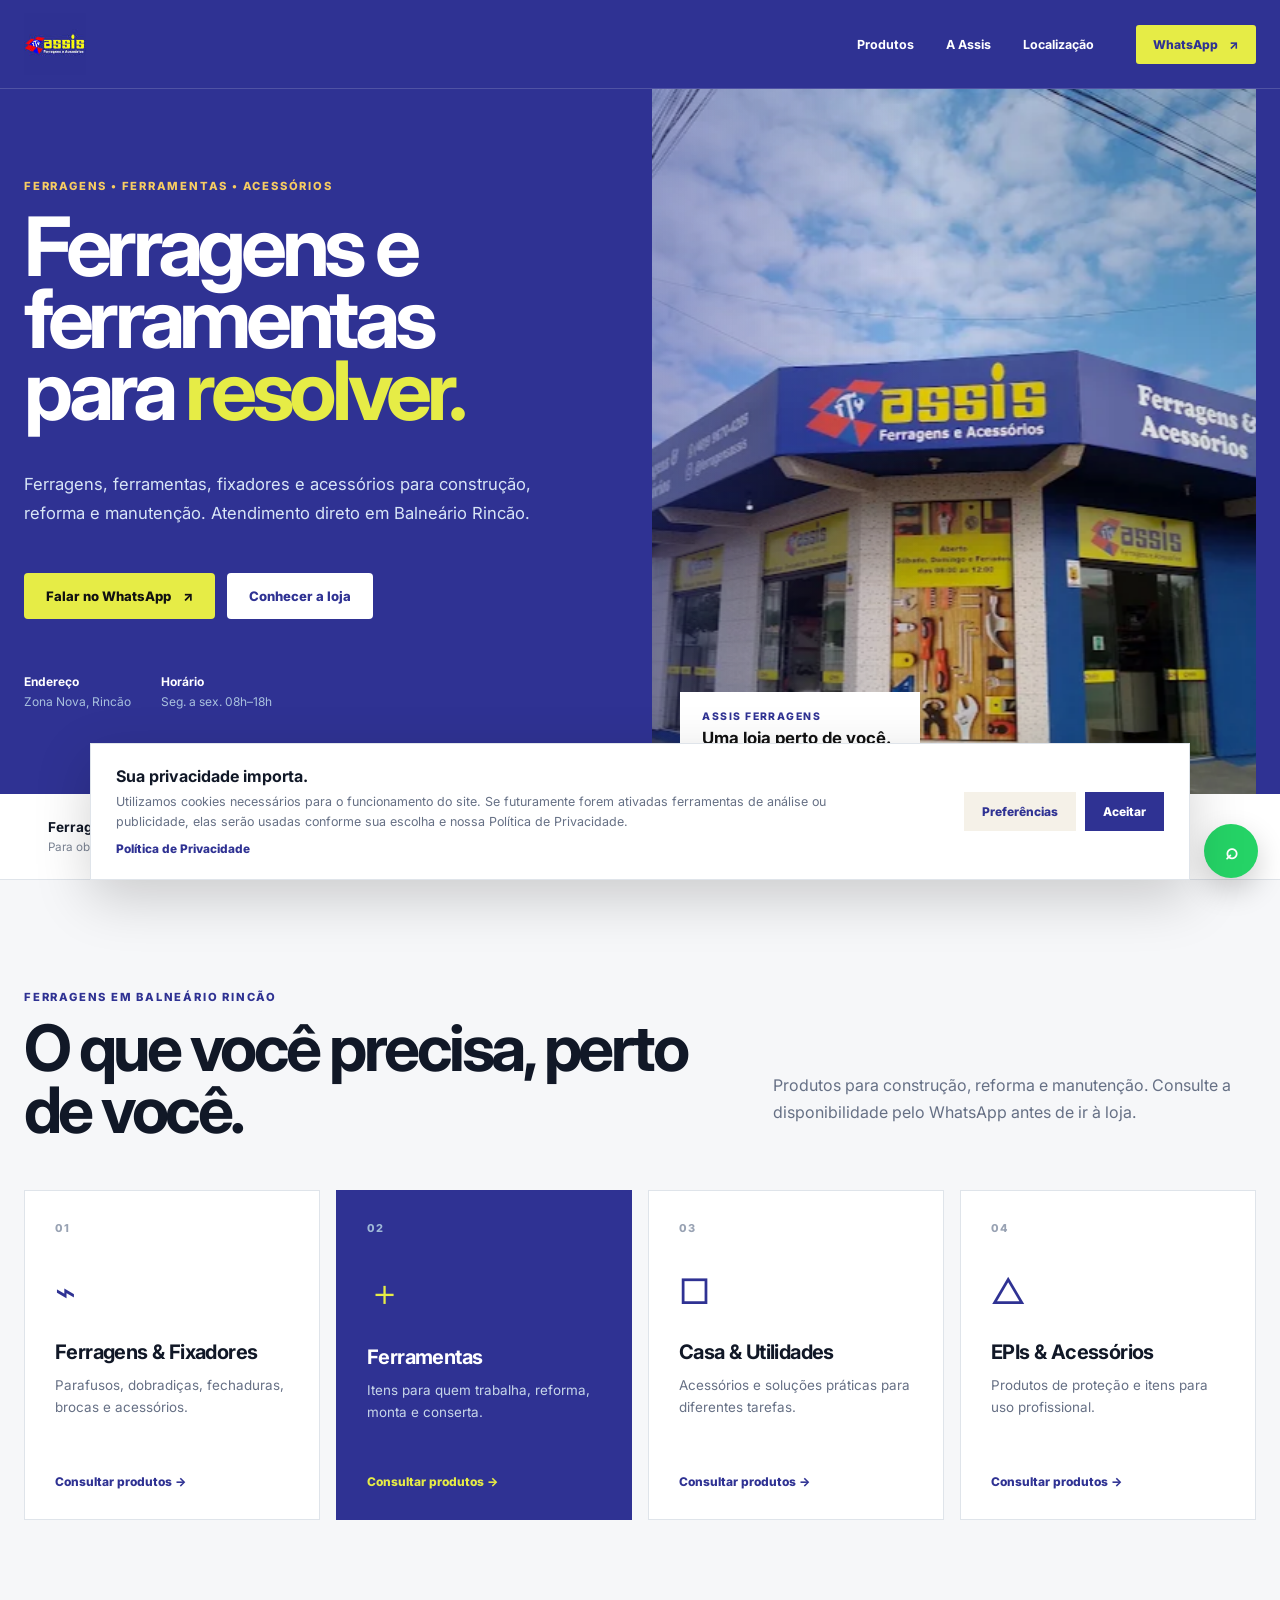
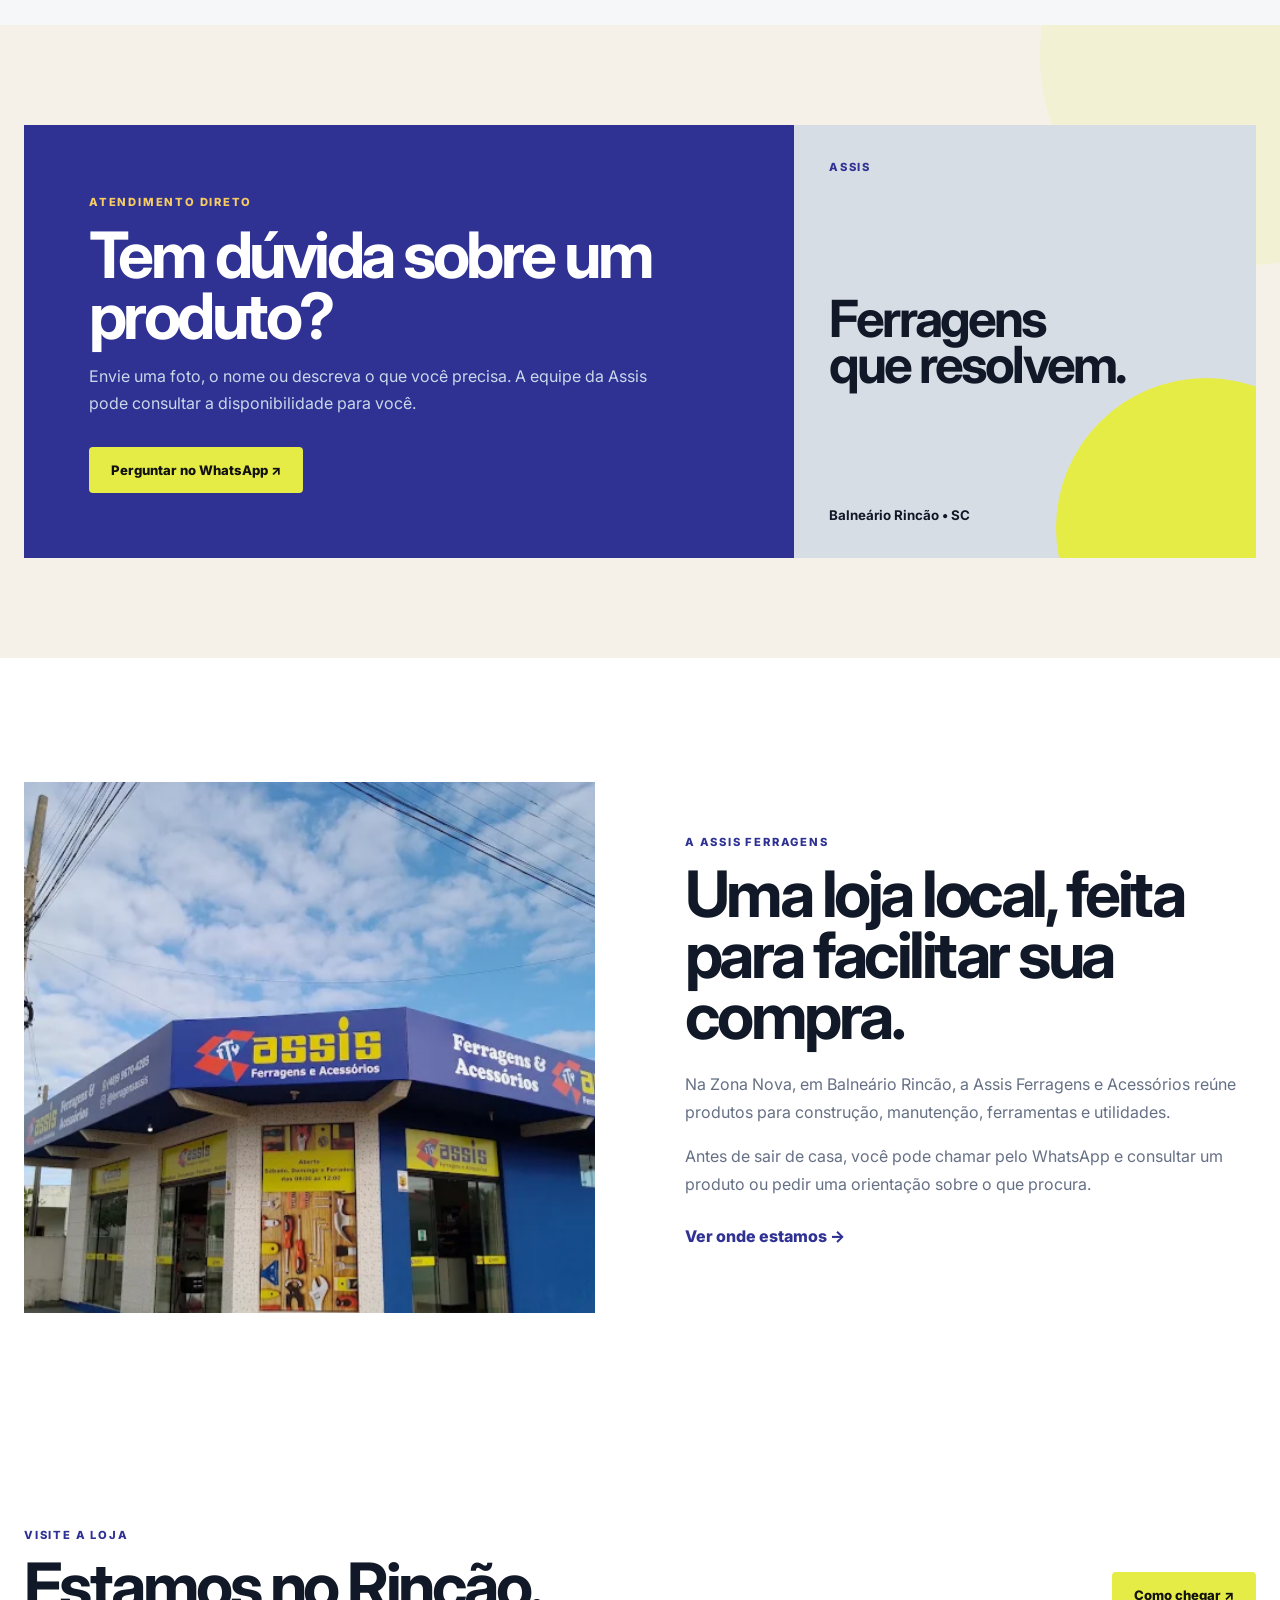
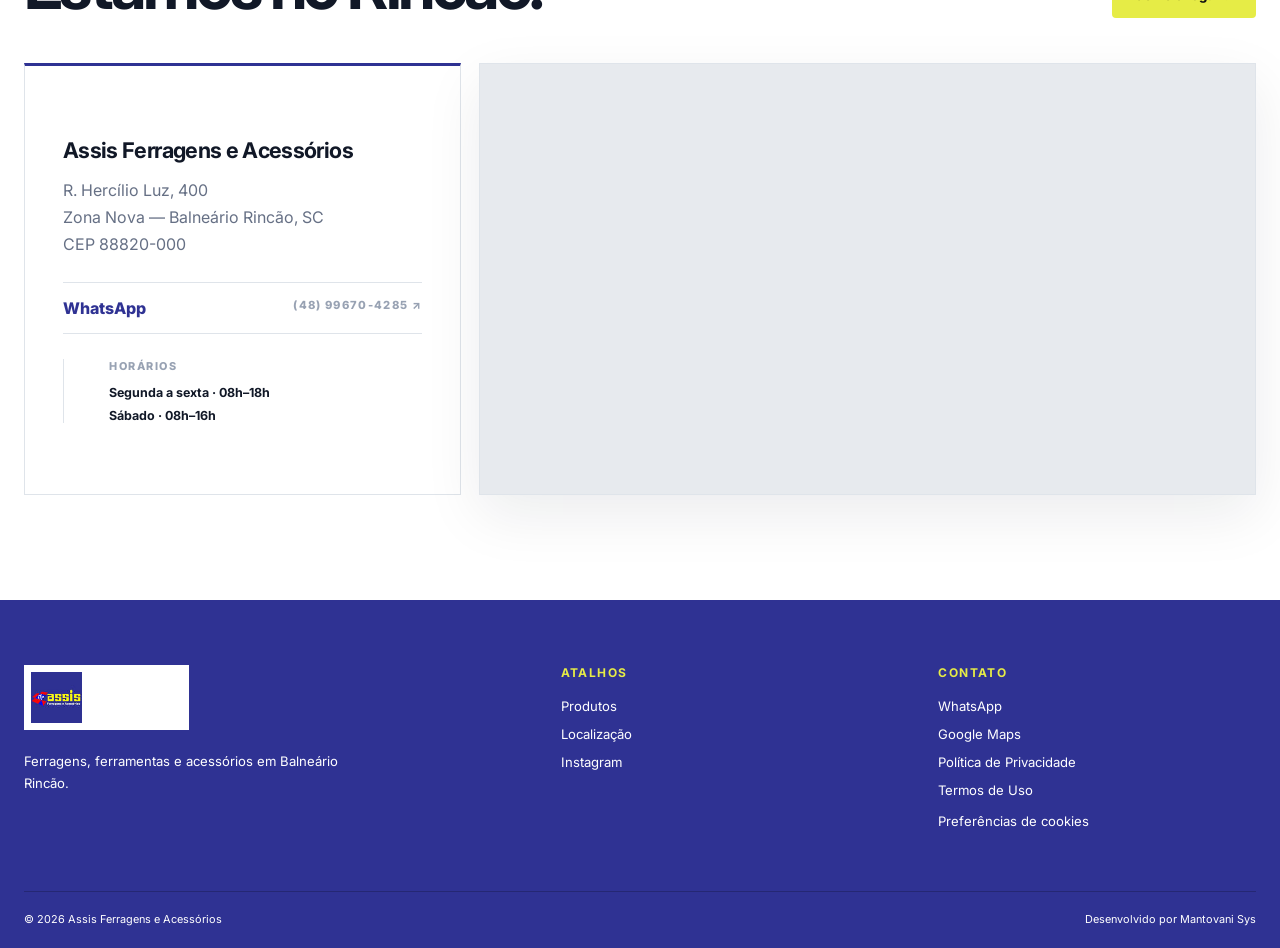
<file: index.html>
<!doctype html>
<html lang="pt-BR">

<head>
    <meta charset="utf-8">
    <meta name="viewport" content="width=device-width,initial-scale=1">
    <meta name="description"
        content="Assis Ferragens e Acessórios em Balneário Rincão, SC. Loja de ferragens, ferramentas, fixadores e acessórios para construção, reforma e manutenção.">
    <meta name="keywords"
        content="loja de ferragens Balneário Rincão, ferragens Balneário Rincão, ferramentas Balneário Rincão, parafusos Balneário Rincão, acessórios para construção, Assis Ferragens">
    <meta name="theme-color" content="#2F3293">
    <meta name="robots" content="index, follow">    <meta property="og:type" content="website">    <meta property="og:locale" content="pt_BR">    <meta property="og:title" content="Assis Ferragens e Acessórios | Balneário Rincão">    <meta property="og:description" content="Ferragens, ferramentas, fixadores e acessórios para construção, reforma e manutenção em Balneário Rincão, SC.">    <meta property="og:image" content="images/logo.png">    <meta name="twitter:card" content="summary">    <meta name="twitter:title" content="Assis Ferragens e Acessórios">    <meta name="twitter:description" content="Ferragens, ferramentas e acessórios em Balneário Rincão, SC.">
    <link rel="icon" href="images/logo.png" type="image/jpeg">
    <link rel="apple-touch-icon" href="images/logo.png">
    <link rel="manifest" href="site.webmanifest">
    <link rel="preconnect" href="https://fonts.googleapis.com">
    <link rel="preconnect" href="https://fonts.gstatic.com" crossorigin>
    <link href="https://fonts.googleapis.com/css2?family=Inter:wght@400;500;600;700;800;900&display=swap"
        rel="stylesheet">
    <link rel="stylesheet" href="css/global.css">
    <link rel="stylesheet" href="css/header.css">
    <link rel="stylesheet" href="css/sections.css">
    <link rel="stylesheet" href="css/footer.css">
    <link rel="stylesheet" href="css/responsive.css">
    <title>Assis Ferragens e Acessórios | Ferragens e Ferramentas em Balneário Rincão</title>
    <script type="application/ld+json">
    {
      "@context": "https://schema.org",
      "@type": "HardwareStore",
      "name": "Assis Ferragens e Acessórios",
      "telephone": "+55 48 99670-4285",
      "address": {
        "@type": "PostalAddress",
        "streetAddress": "R. Hercílio Luz, 400",
        "addressLocality": "Balneário Rincão",
        "addressRegion": "SC",
        "postalCode": "88820-000",
        "addressCountry": "BR"
      },
      "openingHoursSpecification": [
        {
          "@type": "OpeningHoursSpecification",
          "dayOfWeek": ["Monday","Tuesday","Wednesday","Thursday","Friday"],
          "opens": "08:00",
          "closes": "18:00"
        },
        {
          "@type": "OpeningHoursSpecification",
          "dayOfWeek": "Saturday",
          "opens": "08:00",
          "closes": "16:00"
        }
      ],
      "sameAs": ["https://www.instagram.com/assis.ferragens/"]
    }
    </script>
</head>

<body>
    <header class="site-header">
        <div class="nav-wrap">
            <div class="container nav">
                <a class="brand" href="#inicio" aria-label="Assis Ferragens"><img src="images/logo.png"
                        alt="Assis Ferragens e Acessórios"></a>
                <nav class="desktop-nav" aria-label="Navegação principal"><a href="#produtos">Produtos</a><a
                        href="#sobre">A Assis</a><a href="#localizacao">Localização</a></nav>
                <a class="nav-whatsapp" href="https://wa.me/5548996704285" target="_blank" rel="noopener">WhatsApp
                    <span>↗</span></a>
                <button class="menu-btn" type="button" aria-label="Abrir menu" aria-expanded="false" aria-controls="mobile-menu">☰</button>
            </div>
            <nav class="mobile-nav" id="mobile-menu" aria-label="Menu mobile"><a href="#produtos">Produtos</a><a href="#sobre">A
                    Assis</a><a href="#localizacao">Localização</a><a class="mobile-cta"
                    href="https://wa.me/5548996704285" target="_blank" rel="noopener">Falar no WhatsApp</a></nav>
        </div>
    </header>
    <main>
        <section class="hero" id="inicio">
            <div class="container hero-grid">
                <div class="hero-copy">
                    <span class="eyebrow">FERRAGENS • FERRAMENTAS • ACESSÓRIOS</span>
                    <h1>Ferragens e ferramentas para <em>resolver.</em></h1>
                    <p>Ferragens, ferramentas, fixadores e acessórios para construção, reforma e manutenção. Atendimento
                        direto em Balneário Rincão.</p>
                    <div class="hero-actions"><a class="btn btn-primary" href="https://wa.me/5548996704285"
                            target="_blank" rel="noopener">Falar no WhatsApp <span>↗</span></a><a class="btn btn-light"
                            href="#produtos">Conhecer a loja</a></div>
                    <div class="hero-meta"><span><strong>Endereço</strong>Zona Nova,
                            Rincão</span><span><strong>Horário</strong>Seg. a sex. 08h–18h</span></div>
                </div>
                <div class="hero-photo" data-parallax="0.12"><img class="parallax-media" src="images/faxada.png"
                        alt="Fachada da Assis Ferragens e Acessórios em Balneário Rincão">
                    <div class="photo-label"><span>ASSIS FERRAGENS</span><strong>Uma loja perto de você.</strong></div>
                </div>
            </div>
        </section>
        <section class="trust-bar reveal">
            <div class="container trust-grid">
                <div><strong>Ferragens</strong><span>Para obra e manutenção</span></div>
                <div><strong>Ferramentas</strong><span>Para diferentes trabalhos</span></div>
                <div><strong>Acessórios</strong><span>Para casa e dia a dia</span></div>
                <div><strong>Atendimento direto</strong><span>Fale pelo WhatsApp</span></div>
            </div>
        </section>
        <section class="section products" id="produtos">
            <div class="container">
                <div class="section-head split">
                    <div><span class="eyebrow">Ferragens em Balneário Rincão</span>
                        <h2>O que você precisa, perto de você.</h2>
                    </div>
                    <p>Produtos para construção, reforma e manutenção. Consulte a disponibilidade pelo WhatsApp antes de
                        ir à loja.</p>
                </div>
                <div class="product-grid">
                    <article class="product-card reveal"><span class="product-number">01</span>
                        <div class="product-icon">⌁</div>
                        <h3>Ferragens & Fixadores</h3>
                        <p>Parafusos, dobradiças, fechaduras, brocas e acessórios.</p><a
                            href="https://wa.me/5548996704285?text=Ol%C3%A1%2C%20procuro%20ferragens%20e%20fixadores."
                            target="_blank" rel="noopener">Consultar produtos →</a>
                    </article>
                    <article class="product-card dark reveal"><span class="product-number">02</span>
                        <div class="product-icon">＋</div>
                        <h3>Ferramentas</h3>
                        <p>Itens para quem trabalha, reforma, monta e conserta.</p><a
                            href="https://wa.me/5548996704285?text=Ol%C3%A1%2C%20procuro%20ferramentas." target="_blank"
                            rel="noopener">Consultar produtos →</a>
                    </article>
                    <article class="product-card"><span class="product-number">03</span>
                        <div class="product-icon">□</div>
                        <h3>Casa & Utilidades</h3>
                        <p>Acessórios e soluções práticas para diferentes tarefas.</p><a
                            href="https://wa.me/5548996704285?text=Ol%C3%A1%2C%20procuro%20produtos%20para%20casa."
                            target="_blank" rel="noopener">Consultar produtos →</a>
                    </article>
                    <article class="product-card"><span class="product-number">04</span>
                        <div class="product-icon">△</div>
                        <h3>EPIs & Acessórios</h3>
                        <p>Produtos de proteção e itens para uso profissional.</p><a
                            href="https://wa.me/5548996704285?text=Ol%C3%A1%2C%20procuro%20EPIs%20e%20acess%C3%B3rios."
                            target="_blank" rel="noopener">Consultar produtos →</a>
                    </article>
                </div>
            </div>
        </section>
        <section class="showcase" data-parallax-section>
            <div class="container showcase-grid">
                <div class="showcase-copy"><span class="eyebrow">Atendimento direto</span>
                    <h2>Tem dúvida sobre um produto?</h2>
                    <p>Envie uma foto, o nome ou descreva o que você precisa. A equipe da Assis pode consultar a
                        disponibilidade para você.</p><a class="btn btn-primary" href="https://wa.me/5548996704285"
                        target="_blank" rel="noopener">Perguntar no WhatsApp ↗</a>
                </div>
                <div class="showcase-card"><span>ASSIS</span><strong>Ferragens<br>que resolvem.</strong><small>Balneário
                        Rincão • SC</small></div>
            </div>
        </section>
        <section class="section about" id="sobre">
            <div class="container about-grid">
                <div class="about-photo" data-parallax="0.08"><img class="parallax-media" src="images/faxada.png"
                        alt="Loja Assis Ferragens e Acessórios na Zona Nova, Balneário Rincão" loading="lazy"></div>
                <div class="about-copy"><span class="eyebrow">A Assis Ferragens</span>
                    <h2>Uma loja local, feita para facilitar sua compra.</h2>
                    <p>Na Zona Nova, em Balneário Rincão, a Assis Ferragens e Acessórios reúne produtos para construção,
                        manutenção, ferramentas e utilidades.</p>
                    <p>Antes de sair de casa, você pode chamar pelo WhatsApp e consultar um produto ou pedir uma
                        orientação sobre o que procura.</p><a class="text-link" href="#localizacao">Ver onde estamos
                        →</a>
                </div>
            </div>
        </section>

        <section class="section location" id="localizacao">
            <div class="container">
                <div class="location-head reveal">
                    <div>
                        <span class="eyebrow">Visite a loja</span>
                        <h2>Estamos no Rincão.</h2>
                    </div>
                    <a class="btn btn-primary"
                        href="https://www.google.com/maps/dir/?api=1&destination=R.%20Herc%C3%ADlio%20Luz%2C%20400%2C%20Balne%C3%A1rio%20Rinc%C3%A3o%2C%20SC"
                        target="_blank" rel="noopener">Como chegar ↗</a>
                </div>
                <div class="location-layout">
                    <div class="location-card reveal">
                        <strong>Assis Ferragens e Acessórios</strong>
                        <p>R. Hercílio Luz, 400<br>Zona Nova — Balneário Rincão, SC<br>CEP 88820-000</p>
                        <a class="location-contact" href="https://wa.me/5548996704285" target="_blank" rel="noopener">
                            WhatsApp <span>(48) 99670-4285 ↗</span>
                        </a>
                        <div class="hours">
                            <span>Horários</span>
                            <strong>Segunda a sexta · 08h–18h</strong>
                            <strong>Sábado · 08h–16h</strong>
                        </div>
                    </div>
                    <div class="map-card reveal">
                        <iframe
                            src="https://www.google.com/maps?q=Assis%20Ferragens%20e%20Acess%C3%B3rios%2C%20R.%20Herc%C3%ADlio%20Luz%2C%20400%2C%20Balne%C3%A1rio%20Rinc%C3%A3o%2C%20SC&output=embed"
                            title="Mapa da Assis Ferragens e Acessórios em Balneário Rincão" loading="lazy"
                            referrerpolicy="no-referrer-when-downgrade" allowfullscreen></iframe>
                    </div>
                </div>
            </div>
        </section>
    </main>
    <footer>
        <div class="container footer-grid">
            <div><img src="images/logo.png" alt="Assis Ferragens" class="footer-logo">
                <p>Ferragens, ferramentas e acessórios em Balneário Rincão.</p>
            </div>
            <div>
                <h3>Atalhos</h3><a href="#produtos">Produtos</a><a href="#localizacao">Localização</a><a
                    href="https://www.instagram.com/assis.ferragens/" target="_blank" rel="noopener">Instagram</a>
            </div>
            <div>
                <h3>Contato</h3><a href="https://wa.me/5548996704285" target="_blank" rel="noopener">WhatsApp</a><a
                    href="https://www.google.com/maps/dir/?api=1&destination=R.%20Herc%C3%ADlio%20Luz%2C%20400%2C%20Balne%C3%A1rio%20Rinc%C3%A3o%2C%20SC"
                    target="_blank" rel="noopener">Google Maps</a><a href="politica-de-privacidade.html">Política de
                    Privacidade</a><a href="termos-de-uso.html">Termos de Uso</a><button class="footer-cookie-link"
                    type="button" data-cookie-settings>Preferências de cookies</button>
            </div>
        </div>
        <div class="container footer-bottom"><span>© <span id="year"></span> Assis Ferragens e
                Acessórios</span><span>Desenvolvido por Mantovani Sys</span></div>
    </footer>
    <div class="cookie-banner" id="cookie-banner" role="dialog" aria-labelledby="cookie-title"
        aria-describedby="cookie-text" hidden>
        <div><strong id="cookie-title">Sua privacidade importa.</strong>
            <p id="cookie-text">Utilizamos cookies necessários para o funcionamento do site. Se futuramente forem
                ativadas ferramentas de análise ou publicidade, elas serão usadas conforme sua escolha e nossa Política
                de Privacidade.</p><a href="politica-de-privacidade.html">Política de Privacidade</a>
        </div>
        <div class="cookie-actions"><button class="cookie-secondary" type="button"
                data-cookie-settings>Preferências</button><button class="cookie-primary" type="button"
                data-cookie-accept>Aceitar</button></div>
    </div>
    <div class="cookie-modal" id="cookie-modal" role="dialog" aria-modal="true" aria-labelledby="cookie-modal-title"
        hidden>
        <div class="cookie-modal-card"><button class="cookie-close" type="button" data-cookie-close
                aria-label="Fechar">×</button><span class="eyebrow">Privacidade</span>
            <h2 id="cookie-modal-title">Preferências de cookies</h2>
            <p>Escolha quais categorias de cookies não essenciais você permite. Os necessários permanecem ativos para o
                funcionamento básico do site.</p>
            <label class="cookie-option"><span><strong>Necessários</strong><small>Funcionamento básico e
                        segurança.</small></span><input type="checkbox" checked disabled></label>
            <label class="cookie-option"><span><strong>Análise</strong><small>Métricas de acesso e
                        desempenho.</small></span><input id="cookie-analytics" type="checkbox"></label>
            <label class="cookie-option"><span><strong>Publicidade</strong><small>Recursos de publicidade, como Google
                        Ads, quando ativados.</small></span><input id="cookie-ads" type="checkbox"></label>
            <div class="cookie-modal-actions"><button class="cookie-secondary" type="button"
                    data-cookie-close>Cancelar</button><button class="cookie-primary" type="button"
                    data-cookie-save>Salvar preferências</button></div>
        </div>
    </div>
    <a class="floating-whatsapp" href="https://wa.me/5548996704285" target="_blank" rel="noopener"
        aria-label="Falar no WhatsApp">⌕</a>
    <script src="js/main.js?v=2"></script>
</body>

</html>
</file>
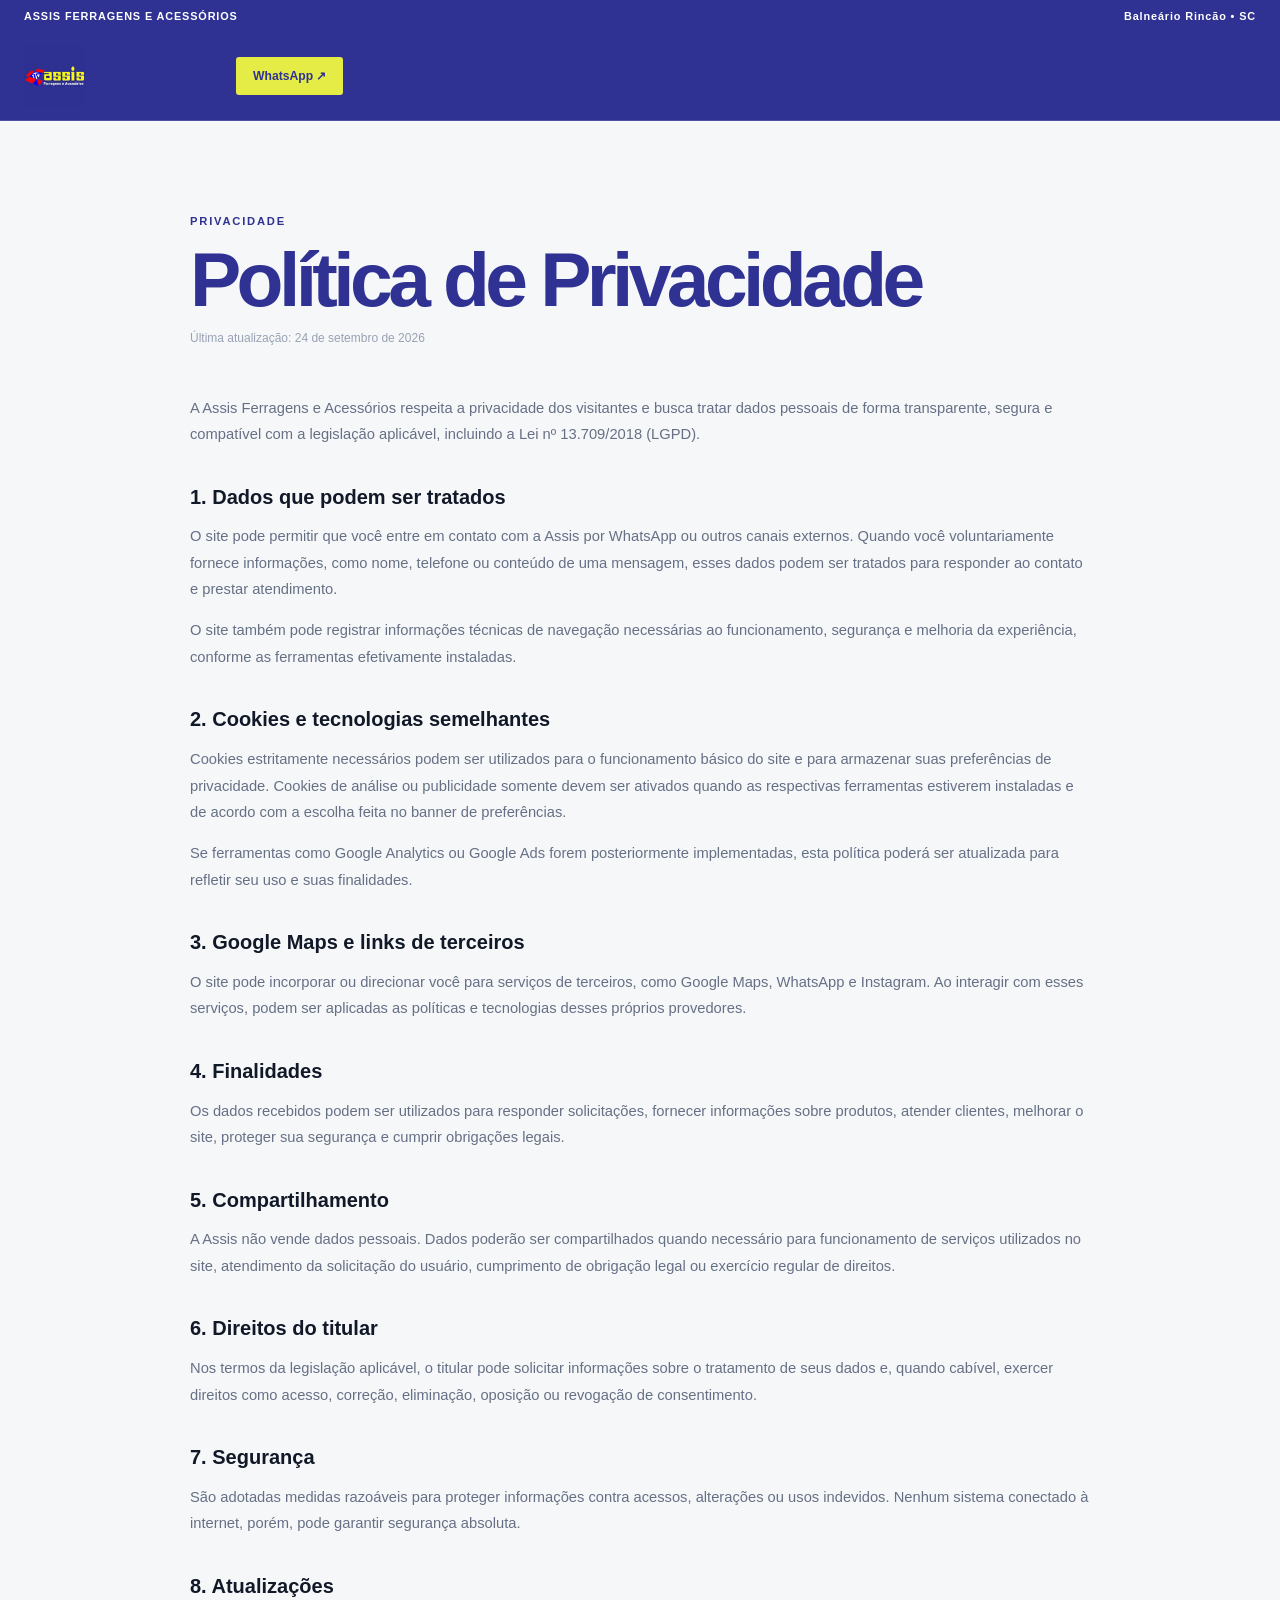
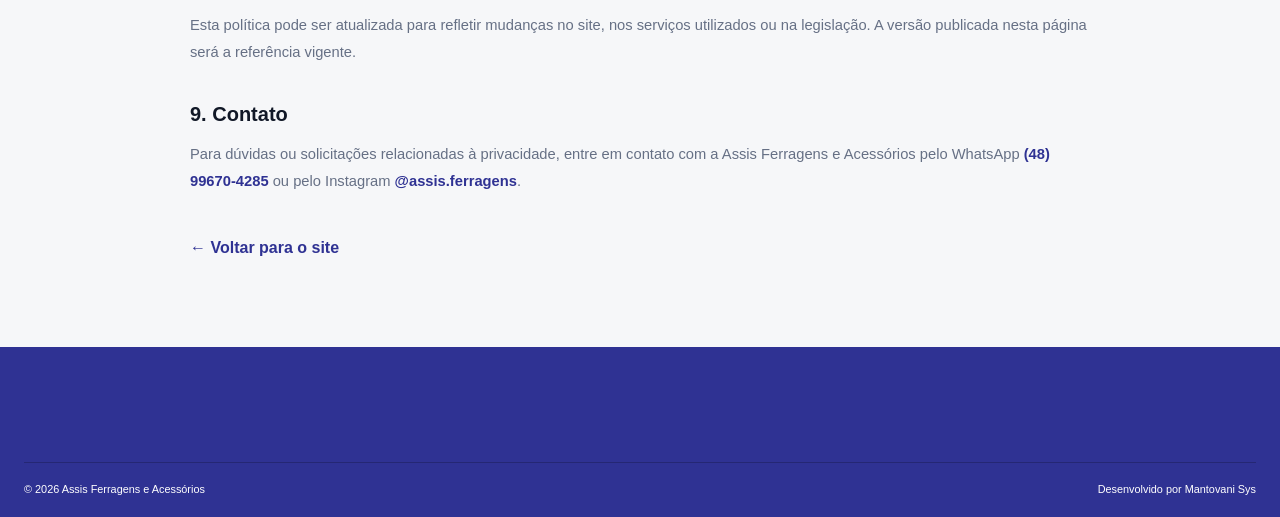
<file: politica-de-privacidade.html>
<!doctype html>
<html lang="pt-BR">

<head>
    <meta charset="utf-8">
    <meta name="viewport" content="width=device-width,initial-scale=1">
    <meta name="description" content="Política de Privacidade da Assis Ferragens e Acessórios.">
    <meta name="theme-color" content="#2F3293">
    <link rel="icon" href="images/logo.png" type="image/jpeg">
    <link rel="stylesheet" href="css/global.css">
    <link rel="stylesheet" href="css/header.css">
    <link rel="stylesheet" href="css/footer.css">
    <link rel="stylesheet" href="css/responsive.css">
    <title>Política de Privacidade | Assis Ferragens e Acessórios</title>
</head>

<body>
    <header class="site-header">
        <div class="top-strip">
            <div class="container top-strip-inner"><span>ASSIS FERRAGENS E ACESSÓRIOS</span><span>Balneário Rincão •
                    SC</span></div>
        </div>
        <div class="nav-wrap">
            <div class="container nav"><a class="brand" href="index.html"><img src="images/logo.png"
                        alt="Assis Ferragens e Acessórios"></a><a class="nav-whatsapp"
                    href="https://wa.me/5548996704285" target="_blank" rel="noopener">WhatsApp ↗</a></div>
        </div>
    </header>
    <main class="legal-page">
        <div class="container"><span class="eyebrow">Privacidade</span>
            <h1>Política de Privacidade</h1>
            <p class="legal-updated">Última atualização: 24 de setembro de 2026</p>
            <p>A Assis Ferragens e Acessórios respeita a privacidade dos visitantes e busca tratar dados pessoais de
                forma transparente, segura e compatível com a legislação aplicável, incluindo a Lei nº 13.709/2018
                (LGPD).</p>
            <h2>1. Dados que podem ser tratados</h2>
            <p>O site pode permitir que você entre em contato com a Assis por WhatsApp ou outros canais externos. Quando
                você voluntariamente fornece informações, como nome, telefone ou conteúdo de uma mensagem, esses dados
                podem ser tratados para responder ao contato e prestar atendimento.</p>
            <p>O site também pode registrar informações técnicas de navegação necessárias ao funcionamento, segurança e
                melhoria da experiência, conforme as ferramentas efetivamente instaladas.</p>
            <h2>2. Cookies e tecnologias semelhantes</h2>
            <p>Cookies estritamente necessários podem ser utilizados para o funcionamento básico do site e para
                armazenar suas preferências de privacidade. Cookies de análise ou publicidade somente devem ser ativados
                quando as respectivas ferramentas estiverem instaladas e de acordo com a escolha feita no banner de
                preferências.</p>
            <p>Se ferramentas como Google Analytics ou Google Ads forem posteriormente implementadas, esta política
                poderá ser atualizada para refletir seu uso e suas finalidades.</p>
            <h2>3. Google Maps e links de terceiros</h2>
            <p>O site pode incorporar ou direcionar você para serviços de terceiros, como Google Maps, WhatsApp e
                Instagram. Ao interagir com esses serviços, podem ser aplicadas as políticas e tecnologias desses
                próprios provedores.</p>
            <h2>4. Finalidades</h2>
            <p>Os dados recebidos podem ser utilizados para responder solicitações, fornecer informações sobre produtos,
                atender clientes, melhorar o site, proteger sua segurança e cumprir obrigações legais.</p>
            <h2>5. Compartilhamento</h2>
            <p>A Assis não vende dados pessoais. Dados poderão ser compartilhados quando necessário para funcionamento
                de serviços utilizados no site, atendimento da solicitação do usuário, cumprimento de obrigação legal ou
                exercício regular de direitos.</p>
            <h2>6. Direitos do titular</h2>
            <p>Nos termos da legislação aplicável, o titular pode solicitar informações sobre o tratamento de seus dados
                e, quando cabível, exercer direitos como acesso, correção, eliminação, oposição ou revogação de
                consentimento.</p>
            <h2>7. Segurança</h2>
            <p>São adotadas medidas razoáveis para proteger informações contra acessos, alterações ou usos indevidos.
                Nenhum sistema conectado à internet, porém, pode garantir segurança absoluta.</p>
            <h2>8. Atualizações</h2>
            <p>Esta política pode ser atualizada para refletir mudanças no site, nos serviços utilizados ou na
                legislação. A versão publicada nesta página será a referência vigente.</p>
            <h2>9. Contato</h2>
            <p>Para dúvidas ou solicitações relacionadas à privacidade, entre em contato com a Assis Ferragens e
                Acessórios pelo WhatsApp <a href="https://wa.me/5548996704285" target="_blank" rel="noopener">(48)
                    99670-4285</a> ou pelo Instagram <a href="https://www.instagram.com/assis.ferragens/"
                    target="_blank" rel="noopener">@assis.ferragens</a>.</p><a class="text-link" href="index.html">←
                Voltar para o site</a>
        </div>
    </main>
    <footer>
        <div class="container footer-bottom"><span>© 2026 Assis Ferragens e Acessórios</span><span>Desenvolvido por
                Mantovani Sys</span></div>
    </footer>
</body>

</html>
</file>
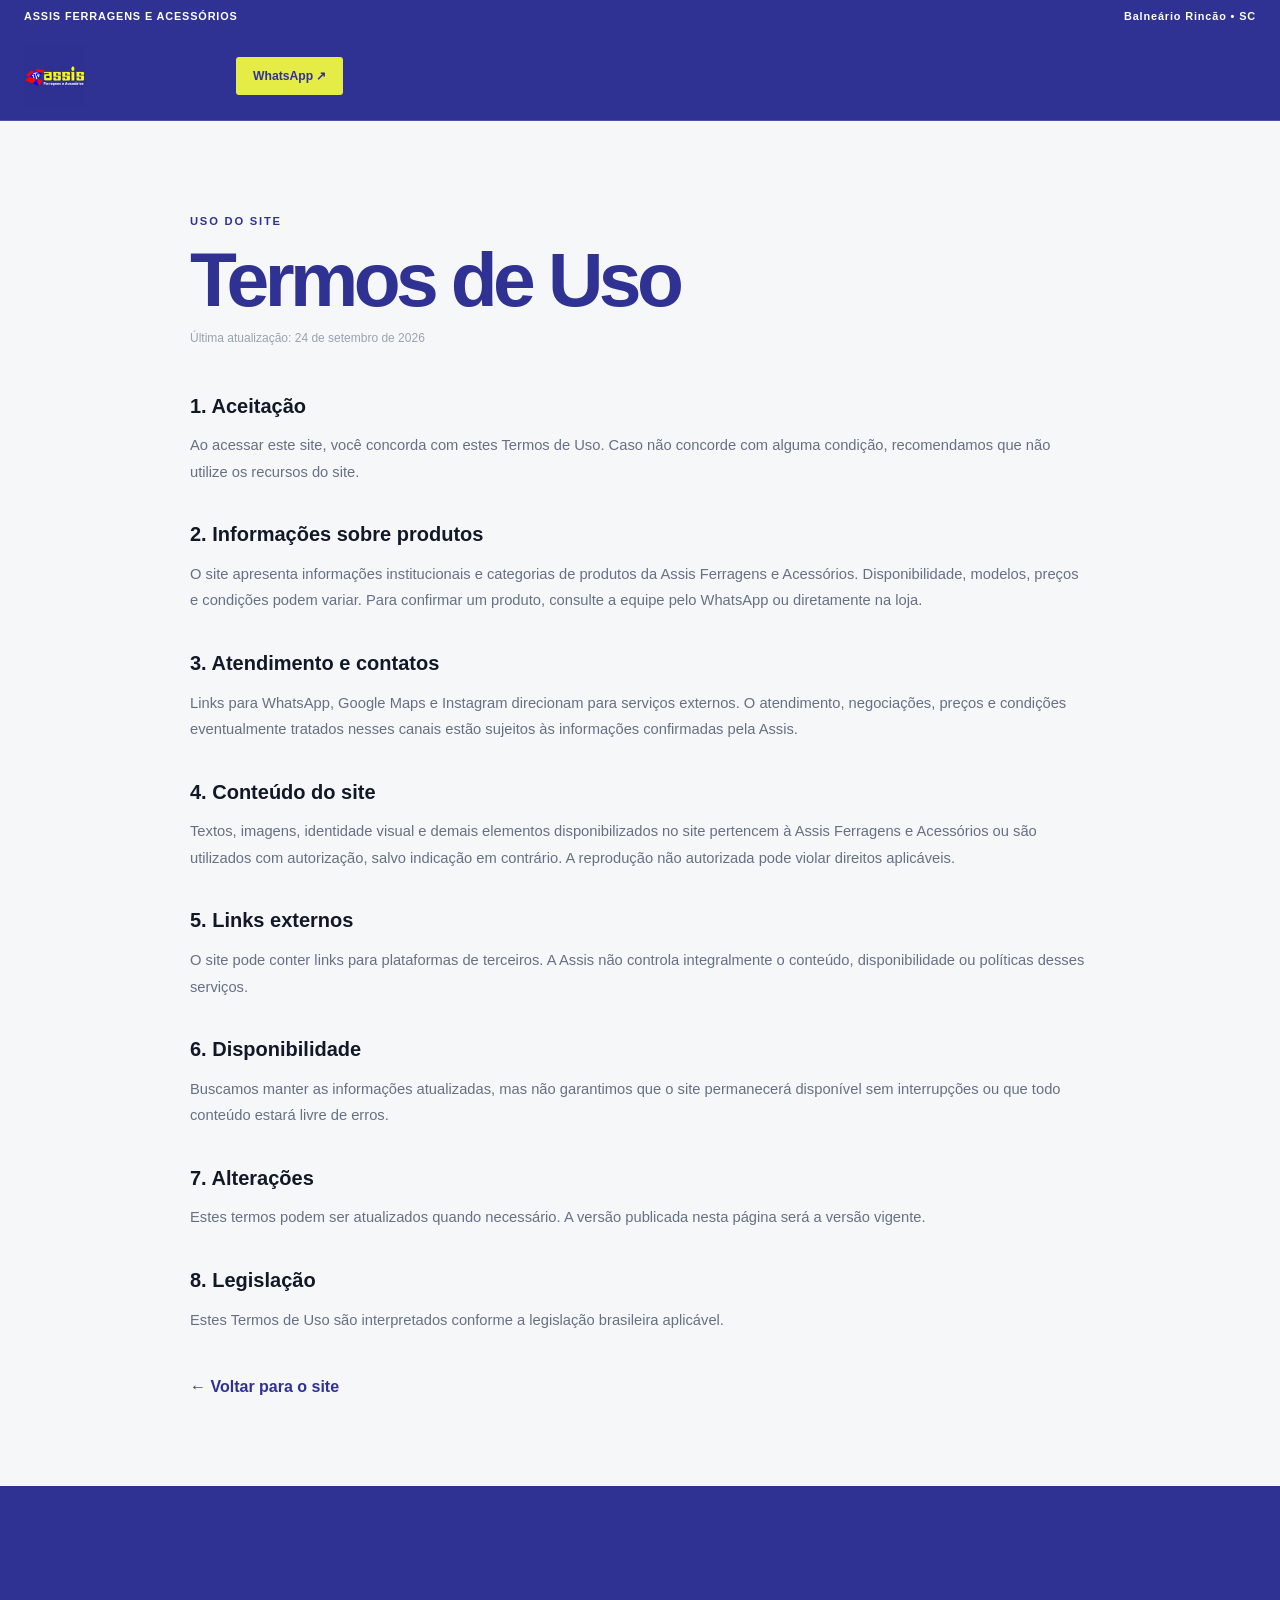
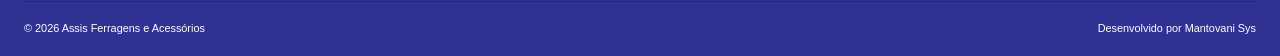
<file: termos-de-uso.html>
<!doctype html>
<html lang="pt-BR">

<head>
    <meta charset="utf-8">
    <meta name="viewport" content="width=device-width,initial-scale=1">
    <meta name="description" content="Termos de Uso da Assis Ferragens e Acessórios.">
    <meta name="theme-color" content="#2F3293">
    <link rel="icon" href="images/logo.png" type="image/jpeg">
    <link rel="stylesheet" href="css/global.css">
    <link rel="stylesheet" href="css/header.css">
    <link rel="stylesheet" href="css/footer.css">
    <link rel="stylesheet" href="css/responsive.css">
    <title>Termos de Uso | Assis Ferragens e Acessórios</title>
</head>

<body>
    <header class="site-header">
        <div class="top-strip">
            <div class="container top-strip-inner"><span>ASSIS FERRAGENS E ACESSÓRIOS</span><span>Balneário Rincão •
                    SC</span></div>
        </div>
        <div class="nav-wrap">
            <div class="container nav"><a class="brand" href="index.html"><img src="images/logo.png"
                        alt="Assis Ferragens e Acessórios"></a><a class="nav-whatsapp"
                    href="https://wa.me/5548996704285" target="_blank" rel="noopener">WhatsApp ↗</a></div>
        </div>
    </header>
    <main class="legal-page">
        <div class="container"><span class="eyebrow">Uso do site</span>
            <h1>Termos de Uso</h1>
            <p class="legal-updated">Última atualização: 24 de setembro de 2026</p>
            <h2>1. Aceitação</h2>
            <p>Ao acessar este site, você concorda com estes Termos de Uso. Caso não concorde com alguma condição,
                recomendamos que não utilize os recursos do site.</p>
            <h2>2. Informações sobre produtos</h2>
            <p>O site apresenta informações institucionais e categorias de produtos da Assis Ferragens e Acessórios.
                Disponibilidade, modelos, preços e condições podem variar. Para confirmar um produto, consulte a equipe
                pelo WhatsApp ou diretamente na loja.</p>
            <h2>3. Atendimento e contatos</h2>
            <p>Links para WhatsApp, Google Maps e Instagram direcionam para serviços externos. O atendimento,
                negociações, preços e condições eventualmente tratados nesses canais estão sujeitos às informações
                confirmadas pela Assis.</p>
            <h2>4. Conteúdo do site</h2>
            <p>Textos, imagens, identidade visual e demais elementos disponibilizados no site pertencem à Assis
                Ferragens e Acessórios ou são utilizados com autorização, salvo indicação em contrário. A reprodução não
                autorizada pode violar direitos aplicáveis.</p>
            <h2>5. Links externos</h2>
            <p>O site pode conter links para plataformas de terceiros. A Assis não controla integralmente o conteúdo,
                disponibilidade ou políticas desses serviços.</p>
            <h2>6. Disponibilidade</h2>
            <p>Buscamos manter as informações atualizadas, mas não garantimos que o site permanecerá disponível sem
                interrupções ou que todo conteúdo estará livre de erros.</p>
            <h2>7. Alterações</h2>
            <p>Estes termos podem ser atualizados quando necessário. A versão publicada nesta página será a versão
                vigente.</p>
            <h2>8. Legislação</h2>
            <p>Estes Termos de Uso são interpretados conforme a legislação brasileira aplicável.</p><a class="text-link"
                href="index.html">← Voltar para o site</a>
        </div>
    </main>
    <footer>
        <div class="container footer-bottom"><span>© 2026 Assis Ferragens e Acessórios</span><span>Desenvolvido por
                Mantovani Sys</span></div>
    </footer>
</body>

</html>
</file>
<file: css/global.css>
@import url("./variables.css");

* {
    box-sizing: border-box
}

html {
    scroll-behavior: smooth
}

body {
    margin: 0;
    background: #f6f7f9;
    color: var(--text);
    font-family: Inter, Arial, sans-serif;
    -webkit-font-smoothing: antialiased
}

a {
    text-decoration: none;
    color: inherit
}

img {
    max-width: 100%;
    display: block
}

button {
    font: inherit
}

.container {
    width: min(calc(100% - 48px), 1240px);
    margin: auto
}

.section {
    padding: 105px 0
}

.eyebrow {
    display: inline-block;
    font-size: .7rem;
    font-weight: 800;
    letter-spacing: .16em;
    color: var(--blue);
    text-transform: uppercase
}

.section-head {
    margin-bottom: 48px
}

.section-head h2,
.location h2 {
    font-size: clamp(2.5rem, 5vw, 4.5rem);
    line-height: .98;
    letter-spacing: -.055em;
    margin: 12px 0 0
}

.section-head p {
    max-width: 560px;
    color: #667085;
    line-height: 1.7
}

.section-head.split {
    display: grid;
    grid-template-columns: 1fr .7fr;
    gap: 60px;
    align-items: end
}

.section-head.centered {
    text-align: center
}

.section-head.centered p {
    margin: 18px auto 0
}

.btn {
    display: inline-flex;
    align-items: center;
    justify-content: center;
    gap: 12px;
    padding: 15px 22px;
    border-radius: 4px;
    font-size: .82rem;
    font-weight: 800;
    transition: .25s
}

.btn:hover {
    transform: translateY(-2px)
}

.btn-primary {
    background: var(--yellow);
    color: #111
}

.btn-light {
    background: #fff;
    color: var(--blue)
}

.text-link {
    display: inline-block;
    margin-top: 12px;
    color: var(--blue);
    font-weight: 800
}

.legal-page {
    background: #f6f7f9;
    padding: 90px 0
}

.legal-page .container {
    max-width: 900px
}

.legal-page h1 {
    font-size: clamp(2.8rem, 6vw, 5rem);
    line-height: .95;
    letter-spacing: -.06em;
    margin: 14px 0 12px;
    color: hsl(238, 52%, 38%)
}

.legal-page h2 {
    font-size: 1.25rem;
    margin: 38px 0 10px;
    color: #111827
}

.legal-page p {
    color: #667085;
    line-height: 1.8;
    font-size: .92rem
}

.legal-page a {
    color: hsl(238, 52%, 38%);
    font-weight: 700
}

.legal-updated {
    font-size: .75rem !important;
    color: #98a2b3 !important;
    margin-bottom: 45px
}

.legal-page .text-link {
    display: inline-block;
    margin-top: 30px
}
</file>
<file: css/header.css>
.site-header {
    position: sticky;
    top: 0;
    z-index: 100;
    background: hsl(238, 52%, 38%)
}

.top-strip {
    background: hsl(238, 52%, 38%);
    color: #fff;
    font-size: .68rem;
    font-weight: 700;
    letter-spacing: .08em
}

.top-strip-inner {
    min-height: 32px;
    display: flex;
    justify-content: space-between;
    align-items: center
}

.nav-wrap {
    border-bottom: 1px solid rgba(255, 255, 255, .16);
    background: hsl(238, 52%, 38%)
}

.nav {
    height: 88px;
    display: flex;
    align-items: center;
    gap: 42px
}

.brand {
    width: 170px;
    flex: none
}

.brand img {
    max-height: 62px;
    width: auto;
    object-fit: contain
}

.desktop-nav {
    display: flex;
    align-items: center;
    gap: 32px;
    margin-left: auto
}

.desktop-nav a {
    font-size: .78rem;
    font-weight: 700;
    color: #fff;
    transition: .2s
}

.desktop-nav a:hover {
    color: hsl(62, 81%, 60%)
}

.nav-whatsapp {
    background: hsl(62, 81%, 60%);
    color: hsl(238, 52%, 38%);
    padding: 12px 17px;
    border-radius: 3px;
    font-size: .76rem;
    font-weight: 800
}

.nav-whatsapp span {
    margin-left: 8px
}

.menu-btn {
    display: none;
    border: 0;
    background: none;
    color: #fff;
    font-size: 1.7rem
}

.mobile-nav {
    display: none
}
</file>
<file: css/sections.css>
.hero {
     position: relative;
     overflow: hidden;
     background: var(--blue);
     color: #fff
 }

 .hero-grid {
     display: grid;
     grid-template-columns: 1.02fr .98fr;
     min-height: 650px
 }

 .hero-copy {
     padding: 90px 65px 85px 0;
     display: flex;
     flex-direction: column;
     justify-content: center;
     position: relative;
     z-index: 2
 }

 .hero-copy .eyebrow {
     color: #f7cc62
 }

 .hero h1 {
     font-size: clamp(3.4rem, 6.4vw, 6.7rem);
     line-height: .88;
     letter-spacing: -.065em;
     margin: 18px 0 26px;
     max-width: 720px
 }

 .hero h1 em {
     font-style: normal;
     color: var(--yellow)
 }

 .hero-copy>p {
     font-size: 1.04rem;
     line-height: 1.75;
     color: #d8e5f6;
     max-width: 610px
 }

 .hero-actions {
     display: flex;
     gap: 12px;
     margin-top: 28px
 }

 .hero-meta {
     display: flex;
     gap: 30px;
     margin-top: 55px;
     color: #a9c1de;
     font-size: .75rem
 }

 .hero-meta span {
     display: flex;
     flex-direction: column;
     gap: 5px
 }

 .hero-meta strong {
     color: #fff
 }

 .hero-photo {
     position: relative;
     min-height: 650px;
     overflow: hidden;
     background: hsl(238, 52%, 30%)
 }

 .hero-photo:after {
     content: "";
     position: absolute;
     inset: 0;
     background: linear-gradient(90deg, hsla(238, 52%, 38%, .35), transparent 45%, rgba(0, 0, 0, .1))
 }

 .hero-photo img {
     width: 100%;
     height: 100%;
     object-fit: cover
 }

 .photo-label {
     position: absolute;
     left: 28px;
     bottom: 28px;
     z-index: 2;
     background: #fff;
     color: #111;
     padding: 18px 22px;
     display: flex;
     flex-direction: column;
     gap: 5px;
     min-width: 240px
 }

 .photo-label span {
     font-size: .65rem;
     letter-spacing: .14em;
     font-weight: 800;
     color: var(--blue)
 }

 .photo-label strong {
     font-size: 1.05rem
 }

 .trust-bar {
     background: #fff;
     border-bottom: 1px solid var(--line)
 }

 .trust-grid {
     display: grid;
     grid-template-columns: repeat(4, 1fr)
 }

 .trust-grid>div {
     padding: 25px 24px;
     border-right: 1px solid var(--line);
     display: flex;
     flex-direction: column;
     gap: 5px
 }

 .trust-grid>div:last-child {
     border-right: 0
 }

 .trust-grid strong {
     font-size: .85rem
 }

 .trust-grid span {
     font-size: .73rem;
     color: #7b8494
 }

 .product-grid {
     display: grid;
     grid-template-columns: repeat(4, 1fr);
     gap: 16px
 }

 .product-card {
     background: #fff;
     border: 1px solid var(--line);
     padding: 30px;
     min-height: 330px;
     display: flex;
     flex-direction: column;
     position: relative;
     transition: .3s
 }

 .product-card:hover {
     transform: translateY(-6px);
     box-shadow: 0 22px 50px rgba(11, 59, 120, .1)
 }

 .product-card.dark {
     background: var(--blue);
     color: #fff;
     border-color: var(--blue)
 }

 .product-number {
     font-size: .68rem;
     font-weight: 800;
     letter-spacing: .12em;
     color: #98a2b3
 }

 .dark .product-number {
     color: #9fb8d7
 }

 .product-icon {
     font-size: 2.2rem;
     margin: 35px 0 28px;
     color: var(--blue)
 }

 .dark .product-icon {
     color: var(--yellow)
 }

 .product-card h3 {
     font-size: 1.25rem;
     margin: 0 0 10px;
     letter-spacing: -.03em
 }

 .product-card p {
     font-size: .84rem;
     line-height: 1.65;
     color: #667085;
     margin: 0
 }

 .dark p {
     color: #c7d6e9
 }

 .product-card a {
     margin-top: auto;
     padding-top: 25px;
     font-size: .75rem;
     font-weight: 800;
     color: var(--blue)
 }

 .dark a {
     color: var(--yellow)
 }

 .showcase {
     background: var(--cream);
     padding: 100px 0
 }

 .showcase-grid {
     display: grid;
     grid-template-columns: 1.25fr .75fr;
     min-height: 390px
 }

 .showcase-copy {
     background: var(--blue);
     color: #fff;
     padding: 65px
 }

 .showcase-copy .eyebrow {
     color: #f7cc62
 }

 .showcase-copy h2 {
     font-size: clamp(2.5rem, 5vw, 4.3rem);
     line-height: .95;
     letter-spacing: -.055em;
     margin: 15px 0
 }

 .showcase-copy p {
     max-width: 570px;
     color: #cad8e9;
     line-height: 1.7;
     margin-bottom: 30px
 }

 .showcase-card {
     background: #d7dde4;
     display: flex;
     flex-direction: column;
     justify-content: space-between;
     padding: 35px;
     position: relative;
     overflow: hidden
 }

 .showcase-card:before {
     content: "";
     position: absolute;
     width: 300px;
     height: 300px;
     border-radius: 50%;
     background: var(--yellow);
     right: -100px;
     bottom: -120px
 }

 .showcase-card span,
 .showcase-card strong,
 .showcase-card small {
     position: relative
 }

 .showcase-card span {
     font-size: .7rem;
     letter-spacing: .16em;
     font-weight: 800;
     color: var(--blue)
 }

 .showcase-card strong {
     font-size: clamp(2.5rem, 4vw, 4rem);
     line-height: .9;
     letter-spacing: -.055em
 }

 .showcase-card small {
     font-weight: 700
 }

 .about {
     background: #fff
 }

 .about-grid {
     display: grid;
     grid-template-columns: 1fr 1fr;
     gap: 90px;
     align-items: center
 }

 .about-photo {
     height: 550px;
     overflow: hidden
 }

 .about-photo img {
     width: 100%;
     height: 100%;
     object-fit: cover
 }

 .about-copy h2 {
     font-size: clamp(2.5rem, 5vw, 4.4rem);
     line-height: .95;
     letter-spacing: -.055em;
     margin: 14px 0 24px
 }

 .about-copy p {
     color: #667085;
     line-height: 1.75;
     max-width: 560px
 }

 .reviews {
     background: #f6f7f9
 }

 .review-layout {
     display: grid;
     grid-template-columns: .75fr 1.25fr;
     gap: 18px
 }

 .review-score {
     background: var(--blue);
     color: #fff;
     padding: 45px;
     display: flex;
     flex-direction: column;
     align-items: flex-start;
     justify-content: center
 }

 .google-mark {
     font-size: 3rem;
     font-weight: 900;
     color: #fff;
     line-height: 1;
     margin-bottom: 28px
 }

 .review-score strong {
     font-size: 1.5rem
 }

 .review-score p {
     color: #c6d6e8;
     line-height: 1.65;
     font-size: .9rem;
     max-width: 340px;
     margin: 12px 0 28px
 }

 .map-card {
     min-height: 390px;
     background: #e7eaee
 }

 .map-card iframe {
     width: 100%;
     height: 100%;
     min-height: 390px;
     border: 0
 }

 .location {
     background: #fff
 }

 .location-head {
     display: flex;
     justify-content: space-between;
     align-items: end;
     margin-bottom: 45px
 }

 .location-card {
     display: grid;
     grid-template-columns: 1.2fr .8fr;
     border-top: 1px solid var(--text);
     border-bottom: 1px solid var(--text);
     padding: 35px 0
 }

 .location-card>div:last-child {
     border-left: 1px solid var(--line);
     padding-left: 45px;
     display: flex;
     flex-direction: column;
     gap: 8px
 }

 .location-card strong {
     font-size: 1.2rem
 }

 .location-card p {
     color: #667085;
     line-height: 1.7
 }

 .location-card a {
     color: var(--blue);
     font-weight: 800
 }

 .location-card span {
     font-size: .7rem;
     text-transform: uppercase;
     letter-spacing: .12em;
     color: #98a2b3;
     font-weight: 800
 }

/* Premium motion system */
.reveal {
    opacity: 0;
    transform: translateY(28px);
    transition: opacity .7s ease, transform .7s cubic-bezier(.2,.7,.2,1);
}
.reveal.is-visible {
    opacity: 1;
    transform: translateY(0);
}
.product-card:nth-child(2) { transition-delay: .06s; }
.product-card:nth-child(3) { transition-delay: .12s; }
.product-card:nth-child(4) { transition-delay: .18s; }

.product-card {
    overflow: hidden;
    will-change: transform;
}
.product-card:before {
    content: "";
    position: absolute;
    inset: auto -35px -55px auto;
    width: 150px;
    height: 150px;
    border-radius: 50%;
    background: var(--yellow);
    opacity: 0;
    transform: scale(.4);
    transition: opacity .35s ease, transform .45s cubic-bezier(.2,.7,.2,1);
}
.product-card:hover:before {
    opacity: .16;
    transform: scale(1);
}
.parallax-media {
    transform: scale(1.06) translate3d(0,0,0);
    will-change: transform;
}
.hero-photo,
.about-photo {
    isolation: isolate;
}
.hero-photo .parallax-media,
.about-photo .parallax-media {
    transition: transform .15s linear;
}
.location-layout {
    display: grid;
    grid-template-columns: .72fr 1.28fr;
    gap: 18px;
    align-items: stretch;
}
.location-card {
    min-height: 430px;
    border: 1px solid var(--line);
    border-top: 3px solid var(--blue);
    border-bottom: 1px solid var(--line);
    padding: 38px;
    display: flex;
    flex-direction: column;
    justify-content: center;
    background: #fff;
}
.location-card > strong {
    font-size: 1.35rem;
    letter-spacing: -.03em;
}
.location-card p {
    margin: 14px 0 24px;
}
.location-contact {
    display: flex;
    justify-content: space-between;
    gap: 15px;
    padding: 15px 0;
    border-top: 1px solid var(--line);
    border-bottom: 1px solid var(--line);
    color: var(--blue);
    font-weight: 800;
}
.hours {
    display: flex;
    flex-direction: column;
    gap: 7px;
    margin-top: 25px;
}
.hours span {
    font-size: .68rem;
    text-transform: uppercase;
    letter-spacing: .14em;
    color: #98a2b3;
    font-weight: 800;
    margin-bottom: 4px;
}
.hours strong {
    font-size: .78rem;
}
.map-card {
    min-height: 430px;
    overflow: hidden;
    border: 1px solid var(--line);
    background: #e7eaee;
    box-shadow: 0 20px 55px rgba(17,24,39,.08);
}
.map-card iframe {
    width: 100%;
    height: 100%;
    min-height: 430px;
    display: block;
    border: 0;
    filter: saturate(.88) contrast(1.02);
}
.showcase {
    position: relative;
    overflow: hidden;
}
.showcase:before {
    content: "";
    position: absolute;
    width: 420px;
    height: 420px;
    border-radius: 50%;
    background: var(--yellow);
    opacity: .13;
    right: -180px;
    top: -180px;
}
@media (prefers-reduced-motion: reduce) {
    .reveal { opacity: 1; transform: none; transition: none; }
    .parallax-media { transform: none !important; transition: none; }
    .product-card { transition: none; }
}
</file>
<file: css/footer.css>
footer {
    background: hsl(238, 52%, 38%);
    color: #fff;
    padding: 65px 0 22px
}

.footer-grid {
    display: grid;
    grid-template-columns: 1.5fr 1fr 1fr;
    gap: 60px
}

.footer-logo {
    width: 165px;
    max-height: 65px;
    object-fit: contain;
    object-position: left center;
    background: #fff;
    padding: 7px;
    margin-bottom: 20px
}

.footer-grid p {
    max-width: 340px;
    line-height: 1.7;
    font-size: .82rem
}

.footer-grid h3 {
    color: hsl(62, 81%, 60%);
    font-size: .75rem;
    text-transform: uppercase;
    letter-spacing: .12em;
    margin: 0 0 18px
}

.footer-grid>div:not(:first-child) a {
    display: block;
    font-size: .82rem;
    margin: 0 0 12px
}

.footer-grid a:hover {
    color: #fff
}

.footer-bottom {
    border-top: 1px solid hsl(238, 52%, 30%);
    margin-top: 50px;
    padding-top: 20px;
    display: flex;
    justify-content: space-between;
    gap: 20px;
    flex-wrap: wrap;
    font-size: .68rem
}

.floating-whatsapp {
    position: fixed;
    right: 22px;
    bottom: 22px;
    width: 54px;
    height: 54px;
    border-radius: 50%;
    display: grid;
    place-items: center;
    background: #25d366;
    color: #fff;
    font-size: 1.35rem;
    font-weight: 900;
    box-shadow: 0 12px 30px rgba(0, 0, 0, .2);
    z-index: 90
}

.review-count {
    font-size: .8rem;
    color: hsl(62, 81%, 60%);
    font-weight: 800;
    margin-top: 6px;
    letter-spacing: .08em
}

.review-score .btn {
    margin-top: 4px
}

.location-card small {
    display: block;
    color: #98a2b3;
    font-size: .72rem;
    margin-top: 4px
}

.footer-cookie-link {
    background: none;
    border: 0;
    color: inherit;
    padding: 0;
    margin: 0 0 12px;
    font: inherit;
    font-size: .82rem;
    text-align: left;
    cursor: pointer
}

.footer-cookie-link:hover {
    color: #fff
}

.cookie-banner {
    position: fixed;
    left: 20px;
    right: 20px;
    bottom: 20px;
    z-index: 200;
    display: flex;
    align-items: center;
    justify-content: space-between;
    gap: 25px;
    background: #fff;
    border: 1px solid #dfe4ea;
    box-shadow: 0 18px 55px rgba(0, 0, 0, .18);
    padding: 22px 25px;
    max-width: 1100px;
    margin: auto
}

.cookie-banner[hidden],
.cookie-modal[hidden] {
    display: none
}

.cookie-banner strong {
    display: block;
    color: #111827;
    margin-bottom: 6px
}

.cookie-banner p {
    margin: 0 0 6px;
    color: #667085;
    font-size: .78rem;
    line-height: 1.55;
    max-width: 760px
}

.cookie-banner a {
    font-size: .74rem;
    color: hsl(238, 52%, 38%);
    font-weight: 800
}

.cookie-actions {
    display: flex;
    gap: 9px;
    flex-shrink: 0
}

.cookie-primary,
.cookie-secondary {
    border: 0;
    padding: 12px 18px;
    font: inherit;
    font-size: .75rem;
    font-weight: 800;
    cursor: pointer
}

.cookie-primary {
    background: hsl(238, 52%, 38%);
    color: #fff
}

.cookie-secondary {
    background: #f5f1e8;
    color: hsl(238, 52%, 38%)
}

.cookie-modal {
    position: fixed;
    inset: 0;
    z-index: 210;
    background: rgba(3, 15, 30, .62);
    display: grid;
    place-items: center;
    padding: 20px
}

.cookie-modal-card {
    position: relative;
    background: #fff;
    width: min(520px, 100%);
    padding: 35px;
    box-shadow: 0 25px 80px rgba(0, 0, 0, .25)
}

.cookie-modal-card h2 {
    font-size: 2rem;
    line-height: 1;
    margin: 10px 0 12px
}

.cookie-modal-card>p {
    color: #667085;
    font-size: .82rem;
    line-height: 1.6
}

.cookie-close {
    position: absolute;
    right: 18px;
    top: 14px;
    border: 0;
    background: none;
    font-size: 1.8rem;
    cursor: pointer;
    color: #667085
}

.cookie-option {
    display: flex;
    align-items: center;
    justify-content: space-between;
    gap: 20px;
    padding: 17px 0;
    border-top: 1px solid #dfe4ea
}

.cookie-option span {
    display: flex;
    flex-direction: column;
    gap: 5px
}

.cookie-option strong {
    font-size: .85rem
}

.cookie-option small {
    font-size: .72rem;
    color: #667085
}

.cookie-option input {
    width: 18px;
    height: 18px;
    accent-color: hsl(238, 52%, 38%)
}

.cookie-modal-actions {
    display: flex;
    justify-content: flex-end;
    gap: 9px;
    margin-top: 25px
}

@media(max-width:700px) {
    .cookie-banner {
        left: 12px;
        right: 12px;
        bottom: 12px;
        display: block;
        padding: 18px
    }

    .cookie-actions {
        margin-top: 15px
    }

    .cookie-primary,
    .cookie-secondary {
        flex: 1
    }

    .cookie-modal-card {
        padding: 28px 22px
    }
}
</file>
<file: css/responsive.css>
@media(max-width:1000px) {
    .desktop-nav {
        display: none
    }

    .nav-whatsapp {
        display: none
    }

    .menu-btn {
        display: block;
        margin-left: auto
    }

    .mobile-nav.open {
        display: flex;
        flex-direction: column;
        padding: 12px 24px 24px;
        gap: 4px
    }

    .mobile-nav a {
        padding: 13px 0;
        font-weight: 700;
        border-bottom: 1px solid var(--line)
    }

    .mobile-nav .mobile-cta {
        background: var(--blue);
        color: #fff;
        text-align: center;
        border: 0;
        margin-top: 8px
    }

    .hero-grid {
        grid-template-columns: 1fr
    }

    .hero-copy {
        padding: 75px 0 60px
    }

    .hero-photo {
        min-height: 500px
    }

    .product-grid {
        grid-template-columns: repeat(2, 1fr)
    }

    .about-grid {
        gap: 45px
    }

    .section-head.split {
        grid-template-columns: 1fr
    }

    .review-layout {
        grid-template-columns: 1fr
    }

    .location-layout {
        grid-template-columns: 1fr;
    }

    .location-card {
        min-height: auto;
        gap: 25px;
    }

    .map-card,
    .map-card iframe {
        min-height: 390px;
    }

    .footer-grid {
        grid-template-columns: 1fr 1fr
    }

    .footer-grid>div:first-child {
        grid-column: 1/-1
    }
}

@media(max-width:620px) {
    .container {
        width: calc(100% - 30px)
    }

    .top-strip-inner {
        justify-content: center
    }

    .top-strip-inner span:last-child {
        display: none
    }

    .nav {
        height: 72px
    }

    .brand {
        width: 135px
    }

    .brand img {
        max-height: 52px
    }

    .section {
        padding: 75px 0
    }

    .hero-copy {
        padding: 60px 0
    }

    .hero h1 {
        font-size: clamp(3.2rem, 16vw, 5rem)
    }

    .hero-actions {
        flex-direction: column;
        align-items: stretch
    }

    .hero-meta {
        gap: 18px;
        flex-wrap: wrap;
        margin-top: 38px
    }

    .hero-photo {
        min-height: 390px
    }

    .photo-label {
        left: 15px;
        bottom: 15px;
        min-width: 0;
        right: 15px
    }

    .trust-grid {
        grid-template-columns: 1fr 1fr
    }

    .trust-grid>div {
        padding: 20px 15px
    }

    .trust-grid>div:nth-child(2) {
        border-right: 0
    }

    .product-grid {
        grid-template-columns: 1fr
    }

    .product-card {
        min-height: 285px
    }

    .showcase {
        padding: 70px 0
    }

    .showcase-grid {
        grid-template-columns: 1fr
    }

    .showcase-copy {
        padding: 45px 28px
    }

    .showcase-card {
        min-height: 300px
    }

    .about-grid {
        grid-template-columns: 1fr
    }

    .about-photo {
        height: 390px
    }

    .review-score {
        padding: 35px 28px
    }

    .map-card iframe {
        min-height: 330px
    }

    .location-head {
        display: block
    }

    .location-head .btn {
        margin-top: 25px
    }

    .location-card {
        padding: 28px 22px;
    }

    .location-contact {
        display: block;
    }

    .location-contact span {
        display: block;
        margin-top: 5px;
    }

    .map-card,
    .map-card iframe {
        min-height: 320px;
    }

    .footer-grid {
        grid-template-columns: 1fr;
        gap: 35px
    }

    .footer-grid>div:first-child {
        grid-column: auto
    }

    .footer-bottom {
        display: block
    }

    .footer-bottom span {
        display: block;
        margin-bottom: 8px
    }
}
</file>
